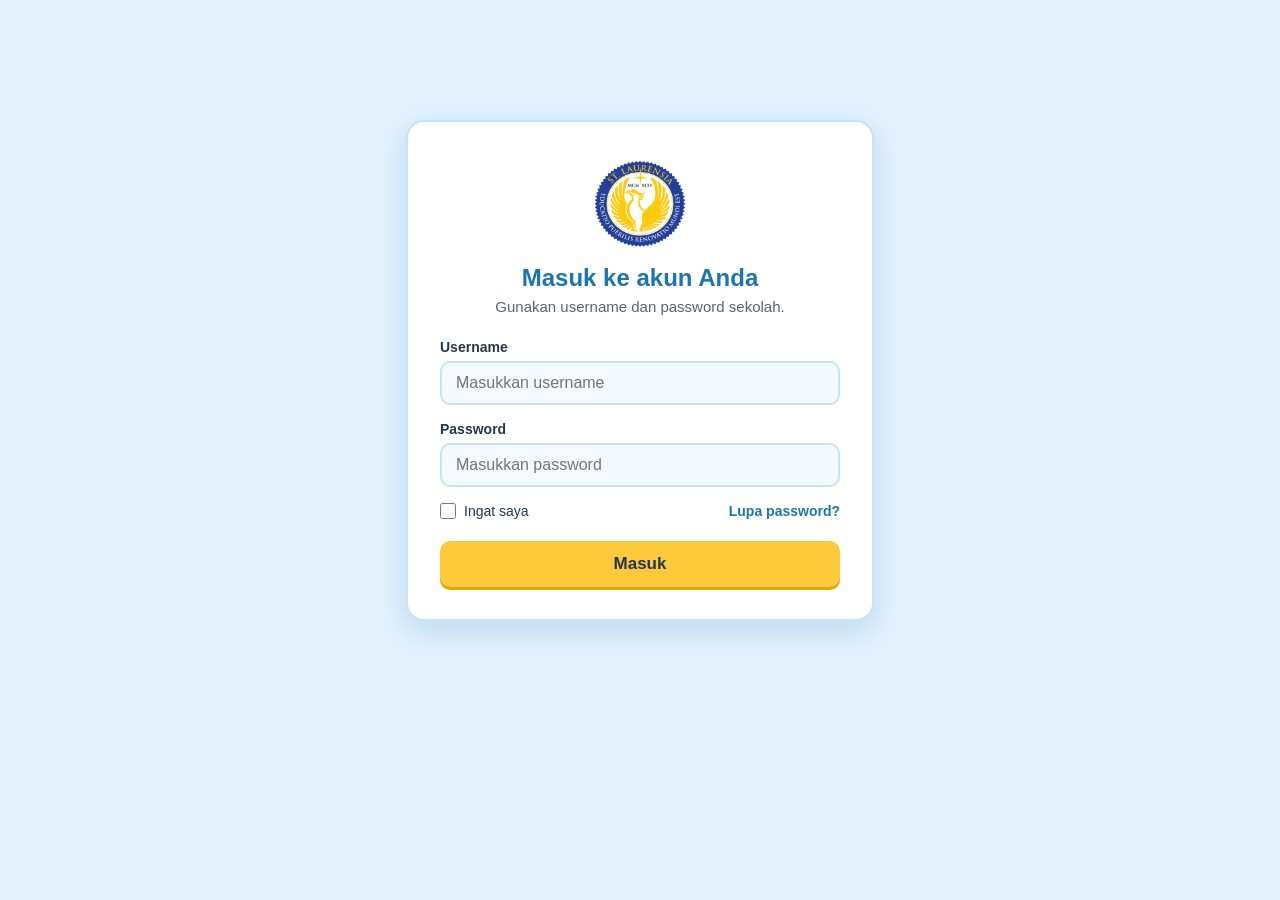
<file: index.html>
<!DOCTYPE html>
<html lang="id">
<head>
    <meta charset="UTF-8">
    <meta name="viewport" content="width=device-width, initial-scale=1.0">
    <title>Info Kelas 11 | SMA Santa Laurensia</title>
    <link rel="icon" type="image/png" href="logo.png">
    <link rel="stylesheet" href="style.css">
</head>
<body class="adel-sarah-halaman-masuk">

    <section class="adel-sarah-masuk">
        <div class="adel-sarah-portal">
            <img src="logo.png" alt="Logo SMA Santa Laurensia" class="adel-sarah-portal-logo">
            <h2>Masuk ke akun Anda</h2>
            <p class="adel-sarah-portal-sub">Gunakan username dan password sekolah.</p>
            <div class="adel-sarah-isian">
                <p class="adel-sarah-isian-judul">Username</p>
                <input type="text" class="adel-sarah-kotak-isi" id="adel-sarah-username" name="username" placeholder="Masukkan username">
            </div>
            <div class="adel-sarah-isian">
                <p class="adel-sarah-isian-judul">Password</p>
                <input type="password" class="adel-sarah-kotak-isi" id="adel-sarah-password" name="password" placeholder="Masukkan password">
            </div>
            <div class="adel-sarah-portal-baris">
                <div class="adel-sarah-ingat">
                    <input type="checkbox" class="adel-sarah-centang" id="adel-sarah-ingat" name="ingat">
                    <p>Ingat saya</p>
                </div>
                <a href="#">Lupa password?</a>
            </div>
            <a class="adel-sarah-tombol-masuk" href="beranda.html">Masuk</a>
        </div>
    </section>

</body>
</html>
</file>
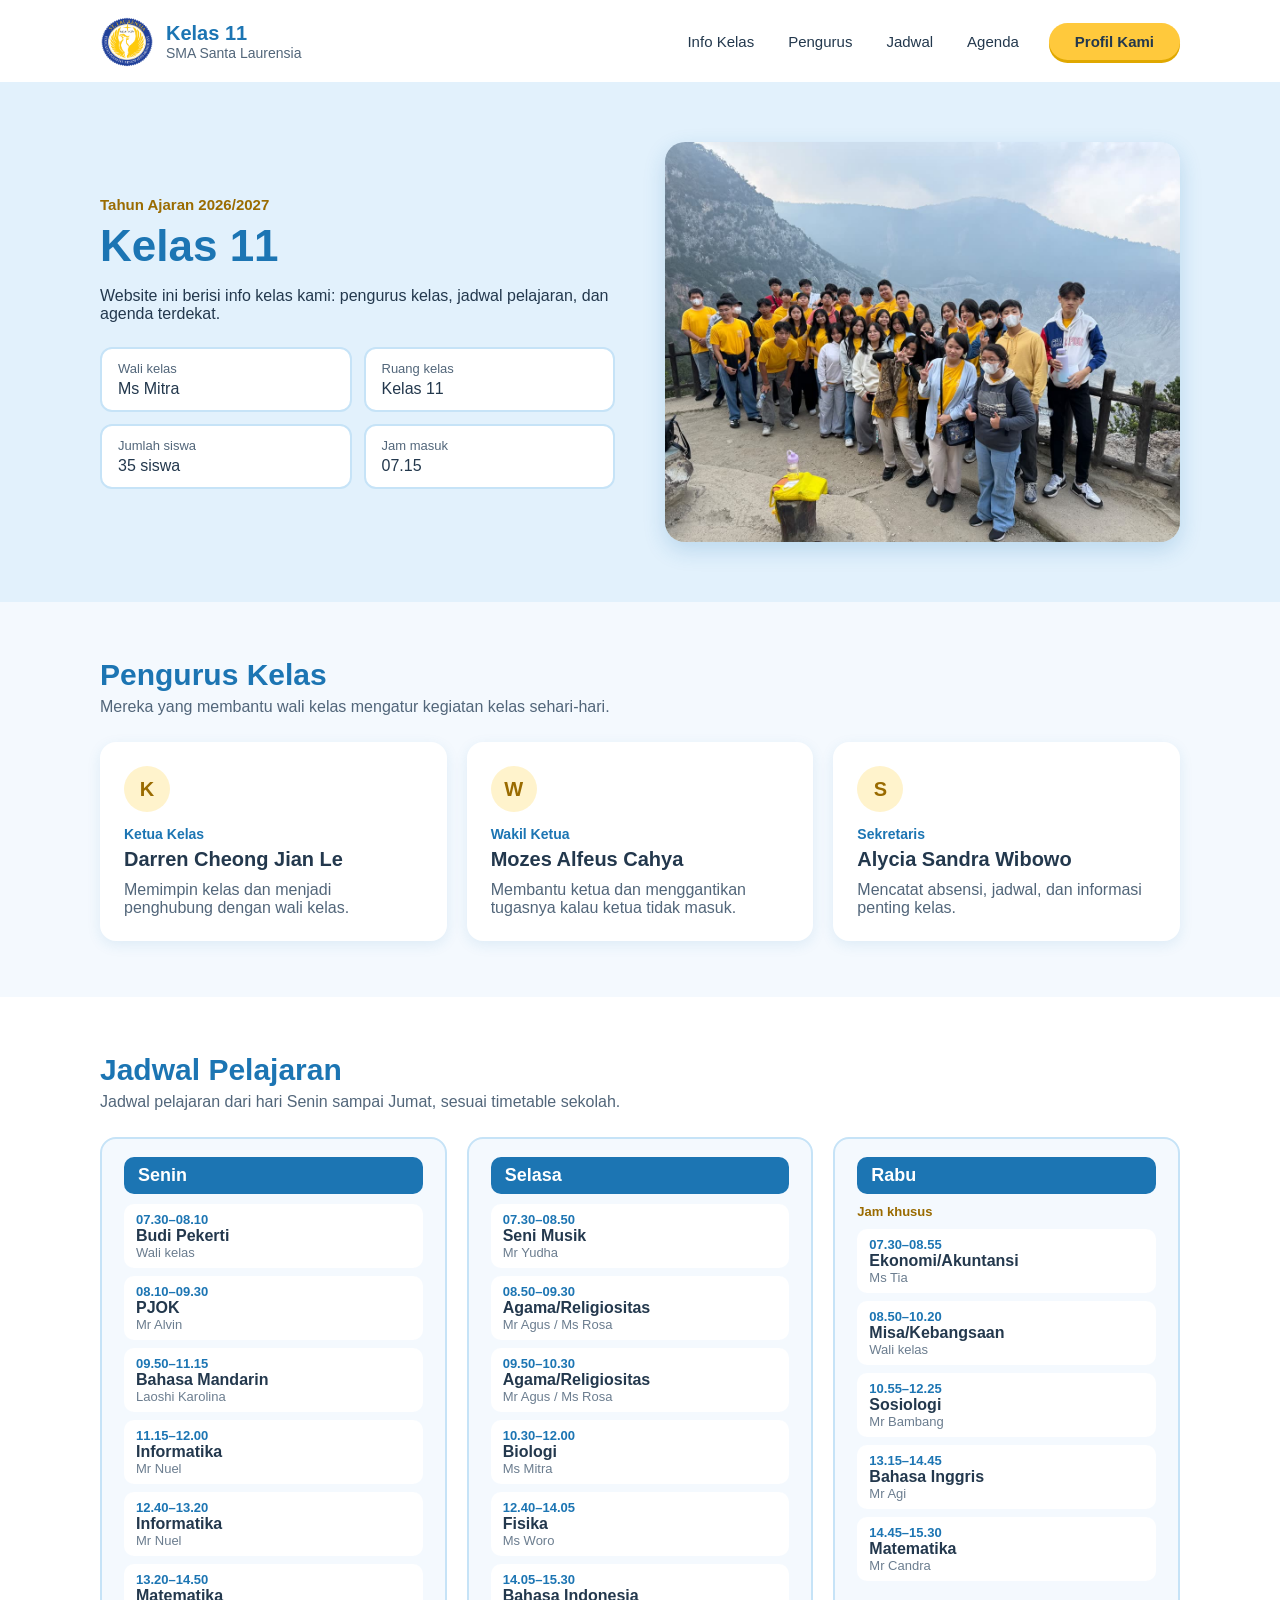
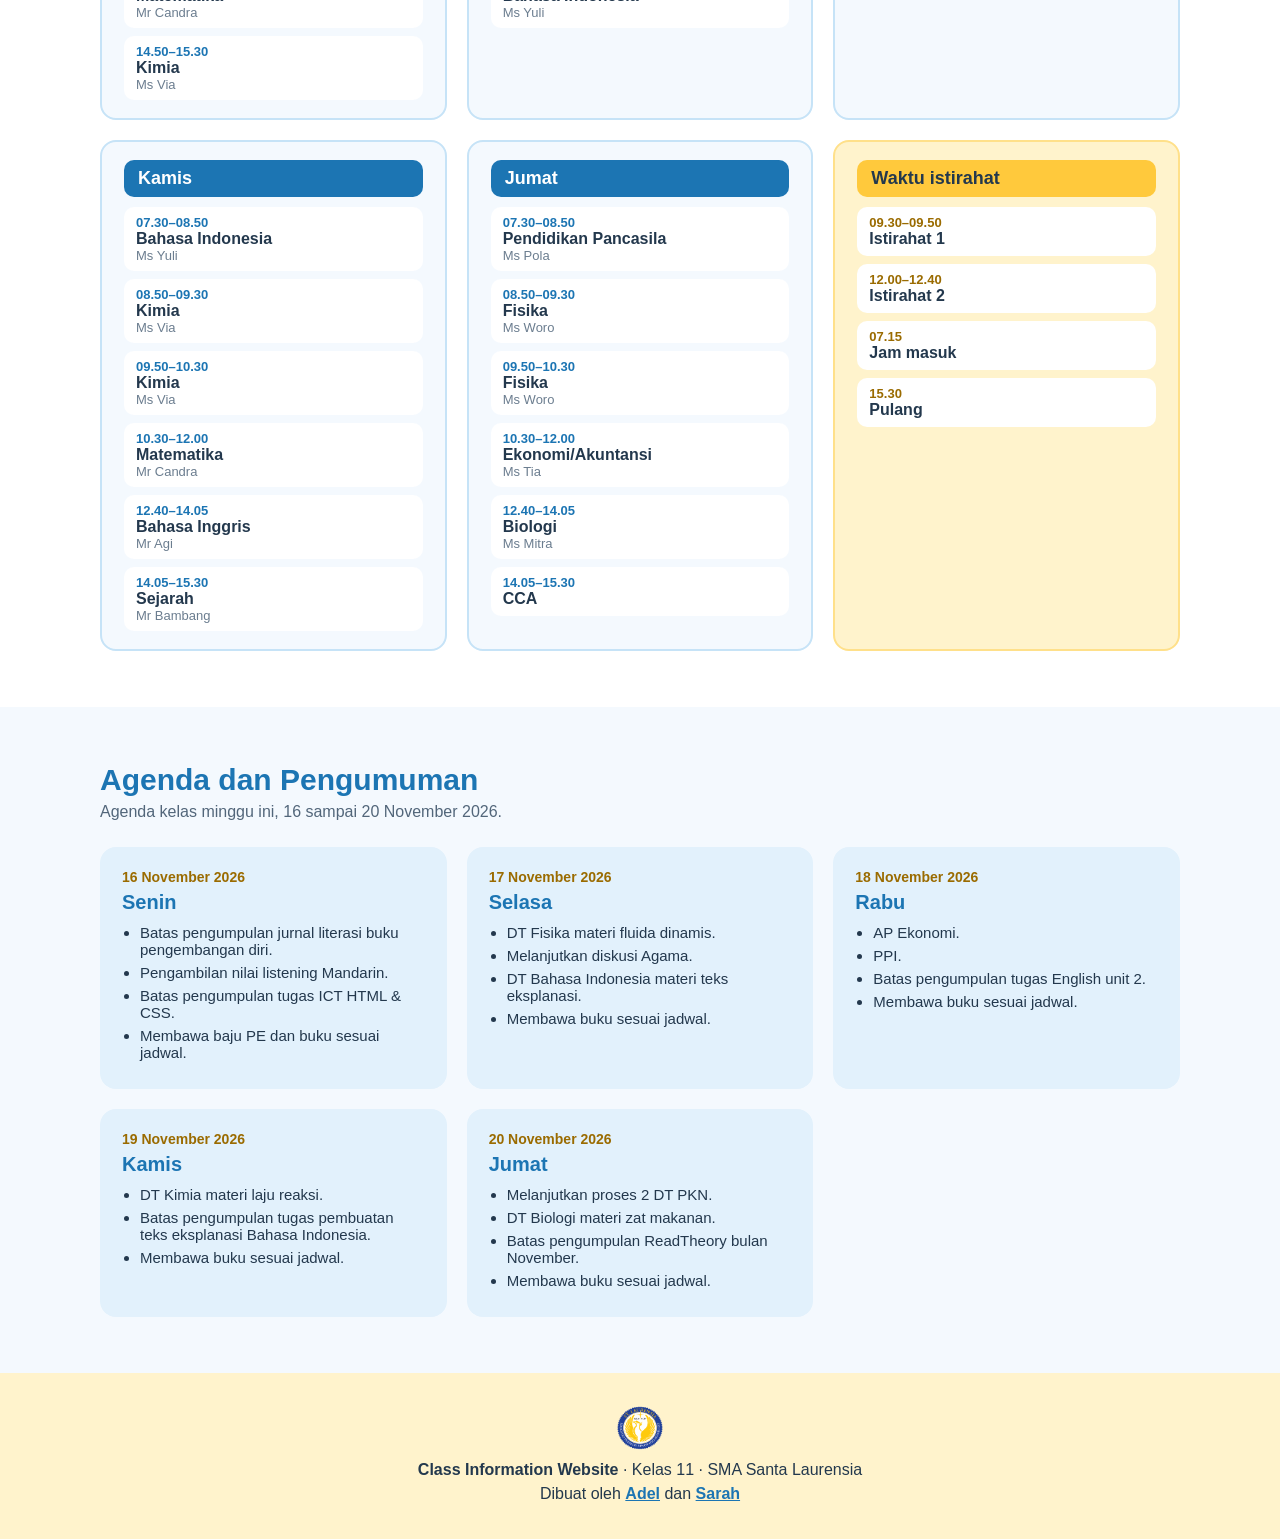
<file: beranda.html>
<!DOCTYPE html>
<html lang="id">
<head>
    <meta charset="UTF-8">
    <meta name="viewport" content="width=device-width, initial-scale=1.0">
    <title>Info Kelas 11 | SMA Santa Laurensia</title>
    <link rel="icon" type="image/png" href="logo.png">
    <link rel="stylesheet" href="style.css">
</head>
<body>

    <header class="adel-sarah-atas">
        <div class="adel-sarah-merek">
            <img src="logo.png" alt="Logo SMA Santa Laurensia" class="adel-sarah-logo">
            <div>
                <p class="adel-sarah-nama-kelas">Kelas 11</p>
                <p class="adel-sarah-sekolah">SMA Santa Laurensia</p>
            </div>
        </div>
        <nav class="adel-sarah-menu">
            <a href="#adel-sarah-info">Info Kelas</a>
            <a href="#adel-sarah-pengurus">Pengurus</a>
            <a href="#adel-sarah-jadwal">Jadwal</a>
            <a href="#adel-sarah-agenda">Agenda</a>
            <a class="adel-sarah-tombol" href="cv1.html">Profil Kami</a>
        </nav>
    </header>

    <main>
        <section class="adel-sarah-hero" id="adel-sarah-info">
            <div class="adel-sarah-hero-teks">
                <p class="adel-sarah-label">Tahun Ajaran 2026/2027</p>
                <h1>Kelas 11</h1>
                <p>Website ini berisi info kelas kami: pengurus kelas, jadwal pelajaran, dan agenda terdekat.</p>
                <div class="adel-sarah-info">
                    <div class="adel-sarah-info-kotak">
                        <p class="adel-sarah-info-judul">Wali kelas</p>
                        <p>Ms Mitra</p>
                    </div>
                    <div class="adel-sarah-info-kotak">
                        <p class="adel-sarah-info-judul">Ruang kelas</p>
                        <p>Kelas 11</p>
                    </div>
                    <div class="adel-sarah-info-kotak">
                        <p class="adel-sarah-info-judul">Jumlah siswa</p>
                        <p>35 siswa</p>
                    </div>
                    <div class="adel-sarah-info-kotak">
                        <p class="adel-sarah-info-judul">Jam masuk</p>
                        <p>07.15</p>
                    </div>
                </div>
            </div>
            <img src="foto-kelas.jpg" alt="Foto bersama kelas" class="adel-sarah-foto-kelas">
        </section>

        <section class="adel-sarah-bagian" id="adel-sarah-pengurus">
            <h2>Pengurus Kelas</h2>
            <p class="adel-sarah-pengantar">Mereka yang membantu wali kelas mengatur kegiatan kelas sehari-hari.</p>
            <div class="adel-sarah-pengurus">
                <div class="adel-sarah-kartu">
                    <p class="adel-sarah-ikon">K</p>
                    <p class="adel-sarah-jabatan">Ketua Kelas</p>
                    <h3>Darren Cheong Jian Le</h3>
                    <p>Memimpin kelas dan menjadi penghubung dengan wali kelas.</p>
                </div>
                <div class="adel-sarah-kartu">
                    <p class="adel-sarah-ikon">W</p>
                    <p class="adel-sarah-jabatan">Wakil Ketua</p>
                    <h3>Mozes Alfeus Cahya</h3>
                    <p>Membantu ketua dan menggantikan tugasnya kalau ketua tidak masuk.</p>
                </div>
                <div class="adel-sarah-kartu">
                    <p class="adel-sarah-ikon">S</p>
                    <p class="adel-sarah-jabatan">Sekretaris</p>
                    <h3>Alycia Sandra Wibowo</h3>
                    <p>Mencatat absensi, jadwal, dan informasi penting kelas.</p>
                </div>
            </div>
        </section>

        <section class="adel-sarah-bagian adel-sarah-putih" id="adel-sarah-jadwal">
            <h2>Jadwal Pelajaran</h2>
            <p class="adel-sarah-pengantar">Jadwal pelajaran dari hari Senin sampai Jumat, sesuai timetable sekolah.</p>
            <div class="adel-sarah-jadwal">
                <div class="adel-sarah-hari">
                    <h3>Senin</h3>
                    <ol>
                        <li>
                            <p class="adel-sarah-jam">07.30–08.10</p>
                            <p class="adel-sarah-mapel">Budi Pekerti</p>
                            <p class="adel-sarah-guru">Wali kelas</p>
                        </li>
                        <li>
                            <p class="adel-sarah-jam">08.10–09.30</p>
                            <p class="adel-sarah-mapel">PJOK</p>
                            <p class="adel-sarah-guru">Mr Alvin</p>
                        </li>
                        <li>
                            <p class="adel-sarah-jam">09.50–11.15</p>
                            <p class="adel-sarah-mapel">Bahasa Mandarin</p>
                            <p class="adel-sarah-guru">Laoshi Karolina</p>
                        </li>
                        <li>
                            <p class="adel-sarah-jam">11.15–12.00</p>
                            <p class="adel-sarah-mapel">Informatika</p>
                            <p class="adel-sarah-guru">Mr Nuel</p>
                        </li>
                        <li>
                            <p class="adel-sarah-jam">12.40–13.20</p>
                            <p class="adel-sarah-mapel">Informatika</p>
                            <p class="adel-sarah-guru">Mr Nuel</p>
                        </li>
                        <li>
                            <p class="adel-sarah-jam">13.20–14.50</p>
                            <p class="adel-sarah-mapel">Matematika</p>
                            <p class="adel-sarah-guru">Mr Candra</p>
                        </li>
                        <li>
                            <p class="adel-sarah-jam">14.50–15.30</p>
                            <p class="adel-sarah-mapel">Kimia</p>
                            <p class="adel-sarah-guru">Ms Via</p>
                        </li>
                    </ol>
                </div>
                <div class="adel-sarah-hari">
                    <h3>Selasa</h3>
                    <ol>
                        <li>
                            <p class="adel-sarah-jam">07.30–08.50</p>
                            <p class="adel-sarah-mapel">Seni Musik</p>
                            <p class="adel-sarah-guru">Mr Yudha</p>
                        </li>
                        <li>
                            <p class="adel-sarah-jam">08.50–09.30</p>
                            <p class="adel-sarah-mapel">Agama/Religiositas</p>
                            <p class="adel-sarah-guru">Mr Agus / Ms Rosa</p>
                        </li>
                        <li>
                            <p class="adel-sarah-jam">09.50–10.30</p>
                            <p class="adel-sarah-mapel">Agama/Religiositas</p>
                            <p class="adel-sarah-guru">Mr Agus / Ms Rosa</p>
                        </li>
                        <li>
                            <p class="adel-sarah-jam">10.30–12.00</p>
                            <p class="adel-sarah-mapel">Biologi</p>
                            <p class="adel-sarah-guru">Ms Mitra</p>
                        </li>
                        <li>
                            <p class="adel-sarah-jam">12.40–14.05</p>
                            <p class="adel-sarah-mapel">Fisika</p>
                            <p class="adel-sarah-guru">Ms Woro</p>
                        </li>
                        <li>
                            <p class="adel-sarah-jam">14.05–15.30</p>
                            <p class="adel-sarah-mapel">Bahasa Indonesia</p>
                            <p class="adel-sarah-guru">Ms Yuli</p>
                        </li>
                    </ol>
                </div>
                <div class="adel-sarah-hari">
                    <h3>Rabu</h3>
                    <p class="adel-sarah-keterangan">Jam khusus</p>
                    <ol>
                        <li>
                            <p class="adel-sarah-jam">07.30–08.55</p>
                            <p class="adel-sarah-mapel">Ekonomi/Akuntansi</p>
                            <p class="adel-sarah-guru">Ms Tia</p>
                        </li>
                        <li>
                            <p class="adel-sarah-jam">08.50–10.20</p>
                            <p class="adel-sarah-mapel">Misa/Kebangsaan</p>
                            <p class="adel-sarah-guru">Wali kelas</p>
                        </li>
                        <li>
                            <p class="adel-sarah-jam">10.55–12.25</p>
                            <p class="adel-sarah-mapel">Sosiologi</p>
                            <p class="adel-sarah-guru">Mr Bambang</p>
                        </li>
                        <li>
                            <p class="adel-sarah-jam">13.15–14.45</p>
                            <p class="adel-sarah-mapel">Bahasa Inggris</p>
                            <p class="adel-sarah-guru">Mr Agi</p>
                        </li>
                        <li>
                            <p class="adel-sarah-jam">14.45–15.30</p>
                            <p class="adel-sarah-mapel">Matematika</p>
                            <p class="adel-sarah-guru">Mr Candra</p>
                        </li>
                    </ol>
                </div>
                <div class="adel-sarah-hari">
                    <h3>Kamis</h3>
                    <ol>
                        <li>
                            <p class="adel-sarah-jam">07.30–08.50</p>
                            <p class="adel-sarah-mapel">Bahasa Indonesia</p>
                            <p class="adel-sarah-guru">Ms Yuli</p>
                        </li>
                        <li>
                            <p class="adel-sarah-jam">08.50–09.30</p>
                            <p class="adel-sarah-mapel">Kimia</p>
                            <p class="adel-sarah-guru">Ms Via</p>
                        </li>
                        <li>
                            <p class="adel-sarah-jam">09.50–10.30</p>
                            <p class="adel-sarah-mapel">Kimia</p>
                            <p class="adel-sarah-guru">Ms Via</p>
                        </li>
                        <li>
                            <p class="adel-sarah-jam">10.30–12.00</p>
                            <p class="adel-sarah-mapel">Matematika</p>
                            <p class="adel-sarah-guru">Mr Candra</p>
                        </li>
                        <li>
                            <p class="adel-sarah-jam">12.40–14.05</p>
                            <p class="adel-sarah-mapel">Bahasa Inggris</p>
                            <p class="adel-sarah-guru">Mr Agi</p>
                        </li>
                        <li>
                            <p class="adel-sarah-jam">14.05–15.30</p>
                            <p class="adel-sarah-mapel">Sejarah</p>
                            <p class="adel-sarah-guru">Mr Bambang</p>
                        </li>
                    </ol>
                </div>
                <div class="adel-sarah-hari">
                    <h3>Jumat</h3>
                    <ol>
                        <li>
                            <p class="adel-sarah-jam">07.30–08.50</p>
                            <p class="adel-sarah-mapel">Pendidikan Pancasila</p>
                            <p class="adel-sarah-guru">Ms Pola</p>
                        </li>
                        <li>
                            <p class="adel-sarah-jam">08.50–09.30</p>
                            <p class="adel-sarah-mapel">Fisika</p>
                            <p class="adel-sarah-guru">Ms Woro</p>
                        </li>
                        <li>
                            <p class="adel-sarah-jam">09.50–10.30</p>
                            <p class="adel-sarah-mapel">Fisika</p>
                            <p class="adel-sarah-guru">Ms Woro</p>
                        </li>
                        <li>
                            <p class="adel-sarah-jam">10.30–12.00</p>
                            <p class="adel-sarah-mapel">Ekonomi/Akuntansi</p>
                            <p class="adel-sarah-guru">Ms Tia</p>
                        </li>
                        <li>
                            <p class="adel-sarah-jam">12.40–14.05</p>
                            <p class="adel-sarah-mapel">Biologi</p>
                            <p class="adel-sarah-guru">Ms Mitra</p>
                        </li>
                        <li>
                            <p class="adel-sarah-jam">14.05–15.30</p>
                            <p class="adel-sarah-mapel">CCA</p>
                        </li>
                    </ol>
                </div>
                <div class="adel-sarah-hari adel-sarah-istirahat">
                    <h3>Waktu istirahat</h3>
                    <ul>
                        <li>
                            <p class="adel-sarah-jam">09.30–09.50</p>
                            <p class="adel-sarah-mapel">Istirahat 1</p>
                        </li>
                        <li>
                            <p class="adel-sarah-jam">12.00–12.40</p>
                            <p class="adel-sarah-mapel">Istirahat 2</p>
                        </li>
                        <li>
                            <p class="adel-sarah-jam">07.15</p>
                            <p class="adel-sarah-mapel">Jam masuk</p>
                        </li>
                        <li>
                            <p class="adel-sarah-jam">15.30</p>
                            <p class="adel-sarah-mapel">Pulang</p>
                        </li>
                    </ul>
                </div>
            </div>
        </section>

        <section class="adel-sarah-bagian" id="adel-sarah-agenda">
            <h2>Agenda dan Pengumuman</h2>
            <p class="adel-sarah-pengantar">Agenda kelas minggu ini, 16 sampai 20 November 2026.</p>
            <div class="adel-sarah-agenda">
                <div class="adel-sarah-agenda-kartu">
                    <p class="adel-sarah-tanggal">16 November 2026</p>
                    <h3>Senin</h3>
                    <ul class="adel-sarah-agenda-daftar">
                        <li>Batas pengumpulan jurnal literasi buku pengembangan diri.</li>
                        <li>Pengambilan nilai listening Mandarin.</li>
                        <li>Batas pengumpulan tugas ICT HTML &amp; CSS.</li>
                        <li>Membawa baju PE dan buku sesuai jadwal.</li>
                    </ul>
                </div>
                <div class="adel-sarah-agenda-kartu">
                    <p class="adel-sarah-tanggal">17 November 2026</p>
                    <h3>Selasa</h3>
                    <ul class="adel-sarah-agenda-daftar">
                        <li>DT Fisika materi fluida dinamis.</li>
                        <li>Melanjutkan diskusi Agama.</li>
                        <li>DT Bahasa Indonesia materi teks eksplanasi.</li>
                        <li>Membawa buku sesuai jadwal.</li>
                    </ul>
                </div>
                <div class="adel-sarah-agenda-kartu">
                    <p class="adel-sarah-tanggal">18 November 2026</p>
                    <h3>Rabu</h3>
                    <ul class="adel-sarah-agenda-daftar">
                        <li>AP Ekonomi.</li>
                        <li>PPI.</li>
                        <li>Batas pengumpulan tugas English unit 2.</li>
                        <li>Membawa buku sesuai jadwal.</li>
                    </ul>
                </div>
                <div class="adel-sarah-agenda-kartu">
                    <p class="adel-sarah-tanggal">19 November 2026</p>
                    <h3>Kamis</h3>
                    <ul class="adel-sarah-agenda-daftar">
                        <li>DT Kimia materi laju reaksi.</li>
                        <li>Batas pengumpulan tugas pembuatan teks eksplanasi Bahasa Indonesia.</li>
                        <li>Membawa buku sesuai jadwal.</li>
                    </ul>
                </div>
                <div class="adel-sarah-agenda-kartu">
                    <p class="adel-sarah-tanggal">20 November 2026</p>
                    <h3>Jumat</h3>
                    <ul class="adel-sarah-agenda-daftar">
                        <li>Melanjutkan proses 2 DT PKN.</li>
                        <li>DT Biologi materi zat makanan.</li>
                        <li>Batas pengumpulan ReadTheory bulan November.</li>
                        <li>Membawa buku sesuai jadwal.</li>
                    </ul>
                </div>
            </div>
        </section>
    </main>

    <footer class="adel-sarah-bawah">
        <img src="logo.png" alt="Logo SMA Santa Laurensia" class="adel-sarah-logo-kecil">
        <p><strong>Class Information Website</strong> · Kelas 11 · SMA Santa Laurensia</p>
        <p>Dibuat oleh <a href="cv1.html">Adel</a> dan <a href="cv2.html">Sarah</a></p>
    </footer>

</body>
</html>
</file>
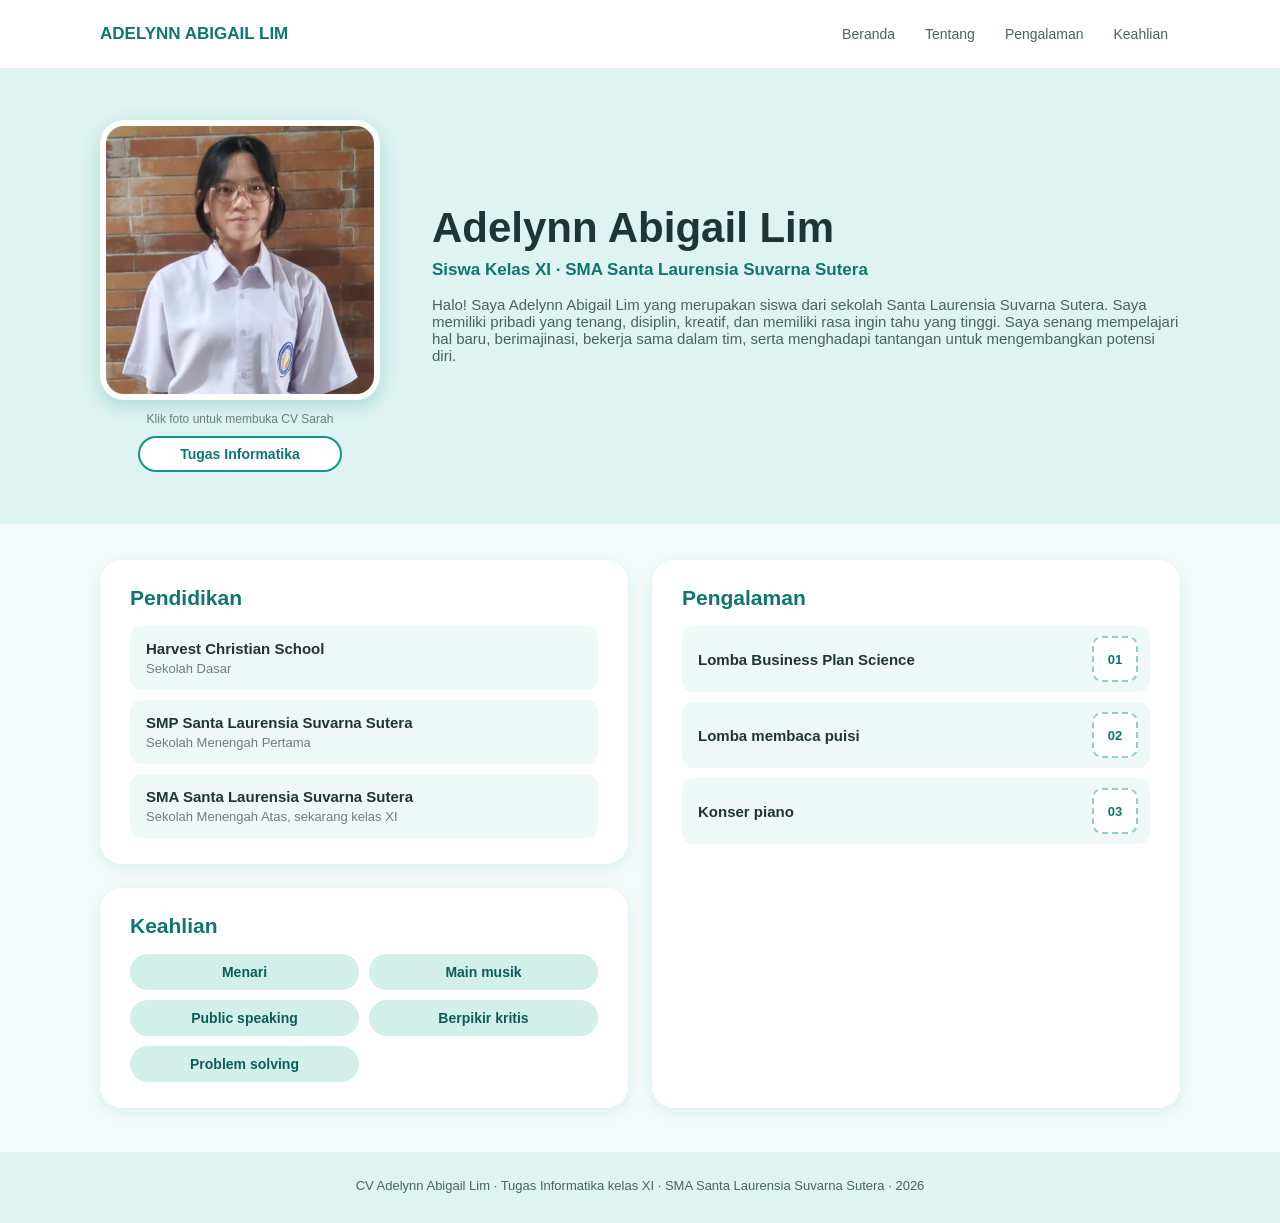
<file: cv1.html>
<!DOCTYPE html>
<html lang="id">
<head>
    <meta charset="UTF-8">
    <meta name="viewport" content="width=device-width, initial-scale=1.0">
    <title>CV Adelynn Abigail Lim | Tugas Informatika</title>
    <link rel="icon" type="image/png" href="logo.png">
    <link rel="stylesheet" href="cv1.css">
</head>
<body>

    <header class="adel-bar" id="adel-beranda">
        <div class="adel-bar-isi">
            <p class="adel-merek">ADELYNN ABIGAIL LIM</p>
            <nav>
                <ul class="adel-menu">
                    <li><a href="#adel-beranda">Beranda</a></li>
                    <li><a href="#adel-tentang">Tentang</a></li>
                    <li><a href="#adel-pengalaman">Pengalaman</a></li>
                    <li><a href="#adel-keahlian">Keahlian</a></li>
                </ul>
            </nav>
        </div>
    </header>

    <section class="adel-hero" id="adel-tentang">
        <div class="adel-hero-isi">
            <div class="adel-foto-kolom">
                <a href="cv2.html"><img src="foto-adel.jpg" alt="Foto Adelynn Abigail Lim" class="adel-foto"></a>
                <p class="adel-petunjuk">Klik foto untuk membuka CV Sarah</p>
                <a class="adel-tugas" href="index.html">Tugas Informatika</a>
            </div>
            <div class="adel-hero-teks">
                <h1>Adelynn Abigail Lim</h1>
                <p class="adel-judul">Siswa Kelas XI · SMA Santa Laurensia Suvarna Sutera</p>
                <p class="adel-tagline">Halo! Saya Adelynn Abigail Lim yang merupakan siswa dari sekolah Santa Laurensia Suvarna Sutera. Saya memiliki pribadi yang tenang, disiplin, kreatif, dan memiliki rasa ingin tahu yang tinggi. Saya senang mempelajari hal baru, berimajinasi, bekerja sama dalam tim, serta menghadapi tantangan untuk mengembangkan potensi diri.</p>
            </div>
        </div>
    </section>

    <main class="adel-isi">
        <div class="adel-dua">
            <div class="adel-kolom">
                <section class="adel-kartu">
                    <h2>Pendidikan</h2>
                    <ul class="adel-daftar">
                        <li class="adel-sekolah">
                            <h3>Harvest Christian School</h3>
                            <p>Sekolah Dasar</p>
                        </li>
                        <li class="adel-sekolah">
                            <h3>SMP Santa Laurensia Suvarna Sutera</h3>
                            <p>Sekolah Menengah Pertama</p>
                        </li>
                        <li class="adel-sekolah">
                            <h3>SMA Santa Laurensia Suvarna Sutera</h3>
                            <p>Sekolah Menengah Atas, sekarang kelas XI</p>
                        </li>
                    </ul>
                </section>

                <section class="adel-kartu" id="adel-keahlian">
                    <h2>Keahlian</h2>
                    <ul class="adel-chip">
                        <li>Menari</li>
                        <li>Main musik</li>
                        <li>Public speaking</li>
                        <li>Berpikir kritis</li>
                        <li>Problem solving</li>
                    </ul>
                </section>
            </div>

            <section class="adel-kartu" id="adel-pengalaman">
                <h2>Pengalaman</h2>
                <ul class="adel-daftar">
                    <li class="adel-kerja">
                        <h3>Lomba Business Plan Science</h3>
                        <p class="adel-logo">01</p>
                    </li>
                    <li class="adel-kerja">
                        <h3>Lomba membaca puisi</h3>
                        <p class="adel-logo">02</p>
                    </li>
                    <li class="adel-kerja">
                        <h3>Konser piano</h3>
                        <p class="adel-logo">03</p>
                    </li>
                </ul>
            </section>
        </div>

    </main>

    <footer class="adel-bawah">
        <p>CV Adelynn Abigail Lim · Tugas Informatika kelas XI · SMA Santa Laurensia Suvarna Sutera · 2026</p>
    </footer>

</body>
</html>
</file>
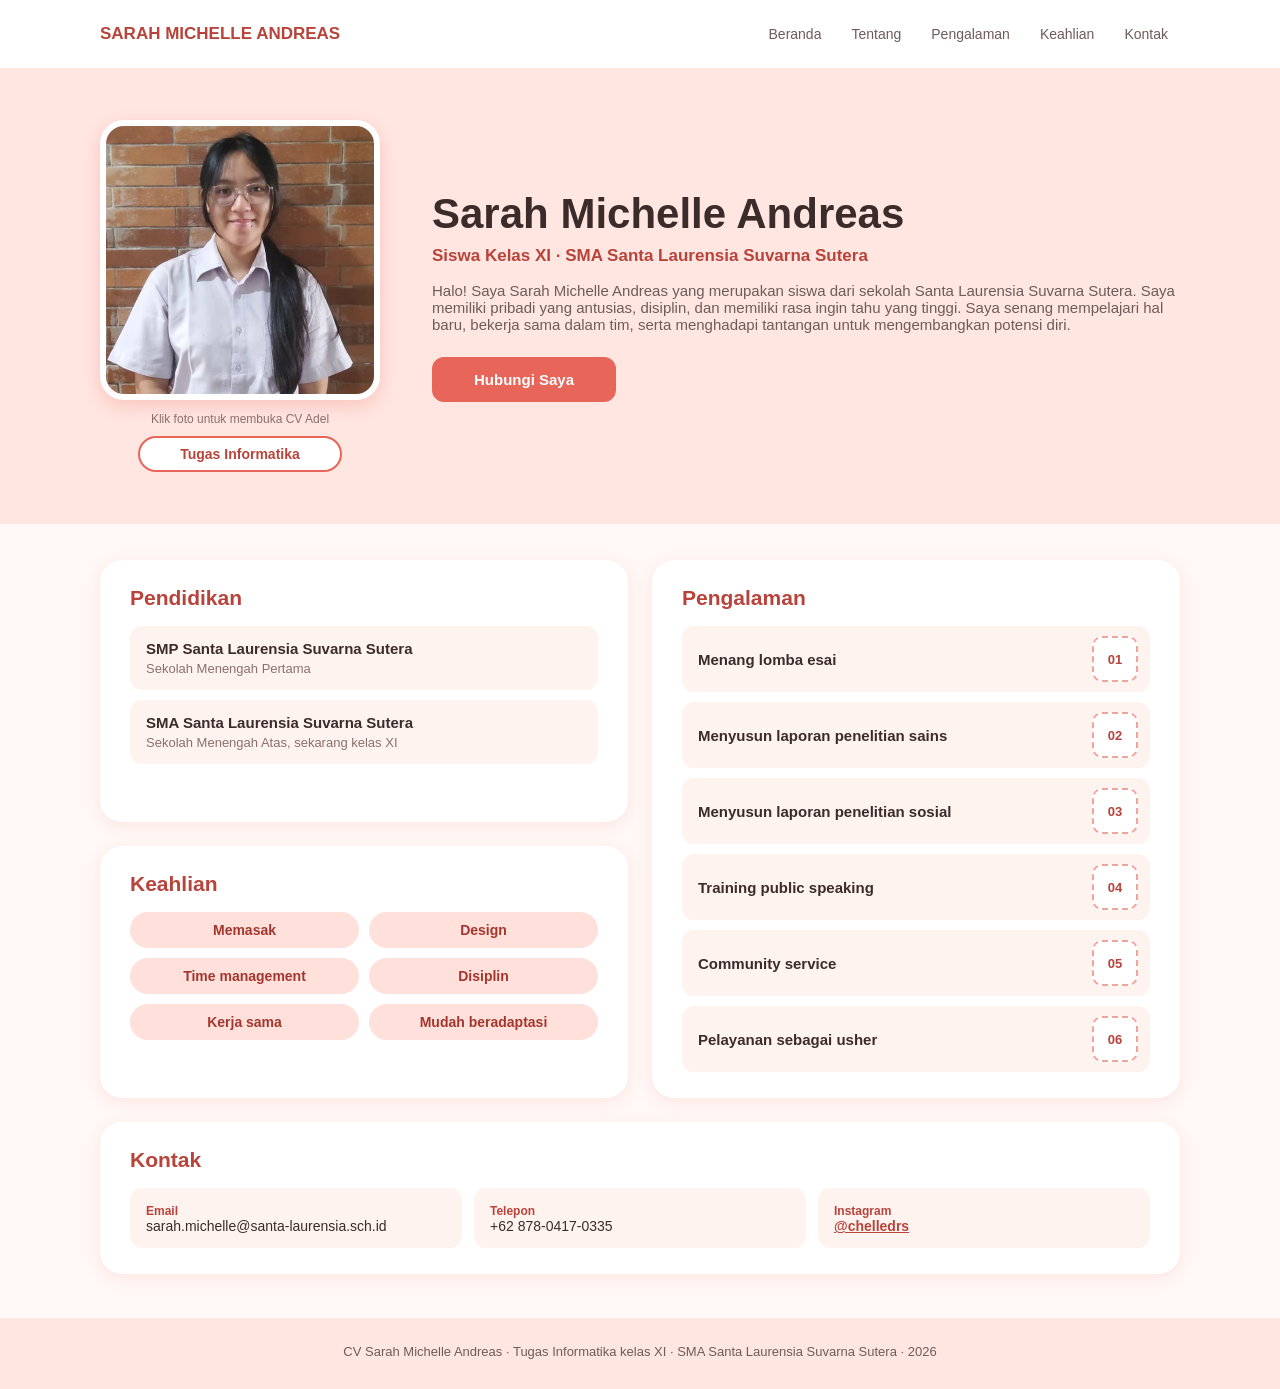
<file: cv2.html>
<!DOCTYPE html>
<html lang="id">
<head>
    <meta charset="UTF-8">
    <meta name="viewport" content="width=device-width, initial-scale=1.0">
    <title>CV Sarah | Tugas Informatika</title>
    <link rel="icon" type="image/png" href="logo.png">
    <link rel="stylesheet" href="cv2.css">
</head>
<body>

    <header class="sarah-bar" id="sarah-beranda">
        <div class="sarah-bar-isi">
            <p class="sarah-merek">SARAH MICHELLE ANDREAS</p>
            <nav>
                <ul class="sarah-menu">
                    <li><a href="#sarah-beranda">Beranda</a></li>
                    <li><a href="#sarah-tentang">Tentang</a></li>
                    <li><a href="#sarah-pengalaman">Pengalaman</a></li>
                    <li><a href="#sarah-keahlian">Keahlian</a></li>
                    <li><a href="#sarah-kontak">Kontak</a></li>
                </ul>
            </nav>
        </div>
    </header>

    <section class="sarah-hero" id="sarah-tentang">
        <div class="sarah-hero-isi">
            <div class="sarah-foto-kolom">
                <a href="cv1.html"><img src="foto-sarah.jpg" alt="Foto Sarah" class="sarah-foto"></a>
                <p class="sarah-petunjuk">Klik foto untuk membuka CV Adel</p>
                <a class="sarah-tugas" href="index.html">Tugas Informatika</a>
            </div>
            <div class="sarah-hero-teks">
                <h1>Sarah Michelle Andreas</h1>
                <p class="sarah-judul">Siswa Kelas XI · SMA Santa Laurensia Suvarna Sutera</p>
                <p class="sarah-tagline">Halo! Saya Sarah Michelle Andreas yang merupakan siswa dari sekolah Santa Laurensia Suvarna Sutera. Saya memiliki pribadi yang antusias, disiplin, dan memiliki rasa ingin tahu yang tinggi. Saya senang mempelajari hal baru, bekerja sama dalam tim, serta menghadapi tantangan untuk mengembangkan potensi diri.</p>
                <a class="sarah-cta" href="#sarah-kontak">Hubungi Saya</a>
            </div>
        </div>
    </section>

    <main class="sarah-isi">
        <div class="sarah-dua">
            <div class="sarah-kolom">
                <section class="sarah-kartu">
                    <h2>Pendidikan</h2>
                    <ul class="sarah-daftar">
                        <li class="sarah-sekolah">
                            <h3>SMP Santa Laurensia Suvarna Sutera</h3>
                            <p>Sekolah Menengah Pertama</p>
                        </li>
                        <li class="sarah-sekolah">
                            <h3>SMA Santa Laurensia Suvarna Sutera</h3>
                            <p>Sekolah Menengah Atas, sekarang kelas XI</p>
                        </li>
                    </ul>
                </section>

                <section class="sarah-kartu" id="sarah-keahlian">
                    <h2>Keahlian</h2>
                    <ul class="sarah-chip">
                        <li>Memasak</li>
                        <li>Design</li>
                        <li>Time management</li>
                        <li>Disiplin</li>
                        <li>Kerja sama</li>
                        <li>Mudah beradaptasi</li>
                    </ul>
                </section>
            </div>

            <section class="sarah-kartu" id="sarah-pengalaman">
                <h2>Pengalaman</h2>
                <ul class="sarah-daftar">
                    <li class="sarah-kerja">
                        <h3>Menang lomba esai</h3>
                        <p class="sarah-logo">01</p>
                    </li>
                    <li class="sarah-kerja">
                        <h3>Menyusun laporan penelitian sains</h3>
                        <p class="sarah-logo">02</p>
                    </li>
                    <li class="sarah-kerja">
                        <h3>Menyusun laporan penelitian sosial</h3>
                        <p class="sarah-logo">03</p>
                    </li>
                    <li class="sarah-kerja">
                        <h3>Training public speaking</h3>
                        <p class="sarah-logo">04</p>
                    </li>
                    <li class="sarah-kerja">
                        <h3>Community service</h3>
                        <p class="sarah-logo">05</p>
                    </li>
                    <li class="sarah-kerja">
                        <h3>Pelayanan sebagai usher</h3>
                        <p class="sarah-logo">06</p>
                    </li>
                </ul>
            </section>
        </div>

        <section class="sarah-kartu" id="sarah-kontak">
            <h2>Kontak</h2>
            <ul class="sarah-kontak">
                <li><strong>Email</strong><br>sarah.michelle@santa-laurensia.sch.id</li>
                <li><strong>Telepon</strong><br>+62 878-0417-0335</li>
                <li><strong>Instagram</strong><br><a href="https://www.instagram.com/chelledrs/">@chelledrs</a></li>
            </ul>
        </section>
    </main>

    <footer class="sarah-bawah">
        <p>CV Sarah Michelle Andreas · Tugas Informatika kelas XI · SMA Santa Laurensia Suvarna Sutera · 2026</p>
    </footer>

</body>
</html>
</file>
<file: style.css>
body {
    margin: 0;
    background-color: #f4f9fe;
    color: #23384d;
    font-family: "Trebuchet MS", Arial, sans-serif;
    font-size: 16px;
}

.adel-sarah-atas {
    display: flex;
    justify-content: space-between;
    align-items: center;
    padding: 14px 100px;
    background-color: #ffffff;
    box-shadow: 0 2px 10px rgba(28, 117, 179, 0.12);
}

.adel-sarah-merek {
    display: flex;
    align-items: center;
    gap: 12px;
}

.adel-sarah-logo {
    width: 54px;
    height: 54px;
}

.adel-sarah-nama-kelas {
    margin: 0;
    font-size: 20px;
    font-weight: bold;
    color: #1c75b3;
}

.adel-sarah-sekolah {
    margin: 0;
    font-size: 14px;
    color: #52667a;
}

.adel-sarah-menu {
    display: flex;
    align-items: center;
    gap: 6px;
}

.adel-sarah-menu a {
    color: #23384d;
    text-decoration: none;
    font-size: 15px;
    padding: 8px 14px;
    border-radius: 20px;
}

.adel-sarah-menu a:hover {
    background-color: #e2f1fc;
    color: #1c75b3;
}

.adel-sarah-menu .adel-sarah-tombol {
    margin: 0 0 0 10px;
    padding: 10px 26px;
    background-color: #ffc93c;
    color: #23384d;
    font-weight: bold;
    box-shadow: 0 3px 0 #e0a800;
}

.adel-sarah-menu .adel-sarah-tombol:hover {
    background-color: #ffd866;
    color: #23384d;
}

.adel-sarah-hero {
    display: grid;
    grid-template-columns: 1fr 1fr;
    align-items: center;
    gap: 50px;
    padding: 60px 100px;
    background-color: #e2f1fc;
}

.adel-sarah-label {
    margin: 0;
    font-size: 15px;
    font-weight: bold;
    color: #9a6b00;
}

.adel-sarah-hero h1 {
    margin: 8px 0 10px 0;
    font-size: 44px;
    color: #1c75b3;
}

.adel-sarah-info {
    display: grid;
    grid-template-columns: 1fr 1fr;
    gap: 12px;
    margin: 24px 0 0 0;
}

.adel-sarah-info-kotak {
    padding: 12px 16px;
    background-color: #ffffff;
    border: 2px solid #c6e3f7;
    border-radius: 12px;
}

.adel-sarah-info-kotak p {
    margin: 0;
}

.adel-sarah-info-kotak .adel-sarah-info-judul {
    margin: 0 0 4px 0;
    font-size: 13px;
    color: #52667a;
}

.adel-sarah-foto-kelas {
    width: 100%;
    height: 400px;
    object-fit: cover;
    border-radius: 20px;
    box-shadow: 0 8px 22px rgba(28, 117, 179, 0.2);
}

.adel-sarah-bagian {
    padding: 56px 100px;
}

.adel-sarah-putih {
    background-color: #ffffff;
}

.adel-sarah-bagian h2 {
    margin: 0 0 6px 0;
    font-size: 30px;
    color: #1c75b3;
}

.adel-sarah-pengantar {
    margin: 0 0 26px 0;
    color: #52667a;
}

.adel-sarah-pengurus {
    display: grid;
    grid-template-columns: 1fr 1fr 1fr;
    gap: 20px;
}

.adel-sarah-kartu {
    padding: 22px;
    background-color: #ffffff;
    border: 2px solid #ffffff;
    border-radius: 16px;
    box-shadow: 0 4px 14px rgba(28, 117, 179, 0.1);
}

.adel-sarah-kartu:hover {
    border: 2px solid #ffc93c;
}

.adel-sarah-kartu p {
    margin: 0;
    color: #52667a;
}

.adel-sarah-kartu .adel-sarah-ikon {
    display: flex;
    justify-content: center;
    align-items: center;
    width: 46px;
    height: 46px;
    margin: 0 0 14px 0;
    background-color: #fff3cc;
    border-radius: 50%;
    font-size: 20px;
    font-weight: bold;
    color: #9a6b00;
}

.adel-sarah-kartu .adel-sarah-jabatan {
    font-size: 14px;
    font-weight: bold;
    color: #1c75b3;
}

.adel-sarah-kartu h3 {
    margin: 6px 0 10px 0;
    font-size: 20px;
}

.adel-sarah-jadwal {
    display: grid;
    grid-template-columns: 1fr 1fr 1fr;
    gap: 20px;
}

.adel-sarah-hari {
    padding: 18px 22px;
    background-color: #f4f9fe;
    border: 2px solid #c6e3f7;
    border-radius: 16px;
}

.adel-sarah-hari h3 {
    margin: 0 0 10px 0;
    padding: 8px 14px;
    background-color: #1c75b3;
    color: #ffffff;
    border-radius: 10px;
    font-size: 18px;
}

.adel-sarah-keterangan {
    margin: 0 0 10px 0;
    font-size: 13px;
    font-weight: bold;
    color: #9a6b00;
}

.adel-sarah-hari ol, .adel-sarah-hari ul {
    display: grid;
    gap: 8px;
    margin: 0;
    padding: 0;
    list-style-type: none;
}

.adel-sarah-hari li {
    padding: 8px 12px;
    background-color: #ffffff;
    border-radius: 10px;
}

.adel-sarah-hari li p {
    margin: 0;
}

.adel-sarah-hari .adel-sarah-jam {
    font-size: 13px;
    font-weight: bold;
    color: #1c75b3;
}

.adel-sarah-hari .adel-sarah-mapel {
    font-weight: bold;
}

.adel-sarah-hari .adel-sarah-guru {
    font-size: 13px;
    color: #6b7d8f;
}

.adel-sarah-istirahat {
    background-color: #fff3cc;
    border: 2px solid #ffe08a;
}

.adel-sarah-istirahat h3 {
    background-color: #ffc93c;
    color: #23384d;
}

.adel-sarah-istirahat .adel-sarah-jam {
    color: #9a6b00;
}

.adel-sarah-agenda {
    display: grid;
    grid-template-columns: 1fr 1fr 1fr;
    gap: 20px;
}

.adel-sarah-agenda-kartu {
    padding: 22px;
    background-color: #e2f1fc;
    border-radius: 16px;
}

.adel-sarah-agenda-daftar {
    margin: 10px 0 0 0;
    padding: 0 0 0 18px;
}

.adel-sarah-agenda-daftar li {
    margin: 0 0 6px 0;
    font-size: 15px;
}

.adel-sarah-agenda-kartu p {
    margin: 0;
}

.adel-sarah-agenda-kartu .adel-sarah-tanggal {
    margin: 0 0 6px 0;
    font-size: 14px;
    font-weight: bold;
    color: #9a6b00;
}

.adel-sarah-agenda-kartu h3 {
    margin: 0 0 8px 0;
    font-size: 20px;
    color: #1c75b3;
}

.adel-sarah-halaman-masuk {
    background-color: #e2f1fc;
}

.adel-sarah-masuk {
    padding: 120px 20px;
}

.adel-sarah-portal {
    width: 400px;
    margin: 0 auto;
    padding: 32px;
    background-color: #ffffff;
    border: 2px solid #c6e3f7;
    border-radius: 18px;
    box-shadow: 0 10px 28px rgba(28, 117, 179, 0.18);
}

.adel-sarah-portal-logo {
    display: block;
    width: 96px;
    height: 96px;
    margin: 0 auto 14px auto;
}

.adel-sarah-portal h2 {
    margin: 0 0 6px 0;
    font-size: 24px;
    color: #1c75b3;
    text-align: center;
}

.adel-sarah-portal-sub {
    margin: 0 0 24px 0;
    font-size: 15px;
    color: #52667a;
    text-align: center;
}

.adel-sarah-isian {
    display: grid;
    gap: 6px;
    margin: 0 0 16px 0;
}

.adel-sarah-isian-judul {
    margin: 0;
    font-size: 14px;
    font-weight: bold;
}

.adel-sarah-kotak-isi {
    padding: 11px 14px;
    background-color: #f4f9fe;
    border: 2px solid #c6e3f7;
    border-radius: 10px;
    color: #23384d;
    font-family: "Trebuchet MS", Arial, sans-serif;
    font-size: 16px;
}

.adel-sarah-kotak-isi:hover {
    border: 2px solid #ffc93c;
}

.adel-sarah-portal-baris {
    display: flex;
    justify-content: space-between;
    align-items: center;
    margin: 4px 0 22px 0;
    font-size: 14px;
}

.adel-sarah-ingat {
    display: flex;
    align-items: center;
    gap: 8px;
}

.adel-sarah-ingat p {
    margin: 0;
}

.adel-sarah-centang {
    width: 16px;
    height: 16px;
    margin: 0;
}

.adel-sarah-portal-baris a {
    color: #1c75b3;
    font-weight: bold;
    text-decoration: none;
}

.adel-sarah-portal-baris a:hover {
    text-decoration: underline;
}

.adel-sarah-tombol-masuk {
    display: block;
    padding: 13px;
    background-color: #ffc93c;
    border-radius: 10px;
    box-shadow: 0 3px 0 #e0a800;
    color: #23384d;
    font-size: 17px;
    font-weight: bold;
    text-align: center;
    text-decoration: none;
}

.adel-sarah-tombol-masuk:hover {
    background-color: #ffd866;
}

.adel-sarah-bawah {
    padding: 30px 20px;
    background-color: #fff3cc;
    text-align: center;
}

.adel-sarah-logo-kecil {
    width: 48px;
    height: 48px;
}

.adel-sarah-bawah p {
    margin: 6px 0;
}

.adel-sarah-bawah a {
    color: #1c75b3;
    font-weight: bold;
}

.adel-sarah-bawah a:hover {
    color: #9a6b00;
}

@media (max-width: 1100px) {
    .adel-sarah-atas {
        display: block;
        padding: 14px 30px;
    }

    .adel-sarah-menu {
        margin: 12px 0 0 0;
    }

    .adel-sarah-hero {
        padding: 44px 30px;
    }

    .adel-sarah-bagian {
        padding: 44px 30px;
    }

    .adel-sarah-pengurus {
        grid-template-columns: 1fr;
    }

    .adel-sarah-jadwal {
        grid-template-columns: 1fr 1fr;
    }
}

@media (max-width: 700px) {
    .adel-sarah-atas {
        padding: 12px 16px;
    }

    .adel-sarah-menu {
        display: grid;
        grid-template-columns: 1fr 1fr 1fr;
        gap: 6px;
    }

    .adel-sarah-menu a {
        padding: 8px 4px;
        background-color: #f4f9fe;
        text-align: center;
        font-size: 14px;
    }

    .adel-sarah-menu .adel-sarah-tombol {
        margin: 0;
        padding: 8px 4px;
    }

    .adel-sarah-hero {
        grid-template-columns: 1fr;
        gap: 26px;
        padding: 30px 16px;
    }

    .adel-sarah-hero h1 {
        font-size: 32px;
    }

    .adel-sarah-foto-kelas {
        height: 230px;
    }

    .adel-sarah-bagian {
        padding: 36px 16px;
    }

    .adel-sarah-bagian h2 {
        font-size: 24px;
    }

    .adel-sarah-kartu {
        padding: 16px;
    }

    .adel-sarah-kartu h3 {
        font-size: 17px;
    }

    .adel-sarah-kartu p {
        font-size: 14px;
    }

    .adel-sarah-jadwal {
        grid-template-columns: 1fr;
        gap: 14px;
    }

    .adel-sarah-hari {
        padding: 12px;
    }

    .adel-sarah-hari h3 {
        font-size: 16px;
    }

    .adel-sarah-hari li {
        font-size: 15px;
    }

    .adel-sarah-agenda {
        grid-template-columns: 1fr;
        gap: 14px;
    }

    .adel-sarah-masuk {
        padding: 60px 16px;
    }

    .adel-sarah-portal {
        width: auto;
        padding: 24px 18px;
    }

    .adel-sarah-portal-logo {
        width: 80px;
        height: 80px;
    }

    .adel-sarah-portal h2 {
        font-size: 22px;
    }
}
</file>
<file: cv1.css>
body {
    margin: 0;
    background-color: #f3fbfa;
    color: #1f3533;
    font-family: Verdana, Tahoma, sans-serif;
    font-size: 15px;
}

.adel-bar {
    background-color: #ffffff;
    box-shadow: 0 2px 10px rgba(20, 149, 138, 0.15);
}

.adel-bar-isi {
    display: flex;
    justify-content: space-between;
    align-items: center;
    width: 1080px;
    margin: 0 auto;
    padding: 18px 0;
}

.adel-merek {
    margin: 0;
    font-size: 17px;
    font-weight: bold;
    color: #0f766e;
}

.adel-menu {
    display: flex;
    gap: 6px;
    margin: 0;
    padding: 0;
    list-style-type: none;
}

.adel-menu a {
    display: block;
    padding: 8px 12px;
    color: #4b625f;
    border-radius: 10px;
    font-size: 14px;
    text-decoration: none;
}

.adel-menu a:hover {
    background-color: #dff3f0;
    color: #0f766e;
}

.adel-hero {
    padding: 52px 0;
    background-color: #dff3f0;
}

.adel-hero-isi {
    display: grid;
    grid-template-columns: 280px 1fr;
    gap: 52px;
    align-items: center;
    width: 1080px;
    margin: 0 auto;
}

.adel-foto-kolom {
    text-align: center;
}

.adel-foto {
    display: block;
    width: 268px;
    height: 268px;
    margin: 0 auto;
    object-fit: cover;
    border: 6px solid #ffffff;
    border-radius: 24px;
    box-shadow: 0 6px 18px rgba(20, 149, 138, 0.25);
}

.adel-petunjuk {
    margin: 12px 0 10px 0;
    font-size: 12px;
    color: #6b7f7c;
}

.adel-tugas {
    display: block;
    width: 180px;
    margin: 0 auto;
    padding: 8px 10px;
    background-color: #ffffff;
    color: #0f766e;
    border: 2px solid #14958a;
    border-radius: 20px;
    font-size: 14px;
    font-weight: bold;
    text-decoration: none;
}

.adel-tugas:hover {
    background-color: #14958a;
    color: #ffffff;
}

.adel-hero h1 {
    margin: 0 0 8px 0;
    font-size: 42px;
    color: #1f3533;
}

.adel-judul {
    margin: 0 0 16px 0;
    font-size: 17px;
    font-weight: bold;
    color: #0f766e;
}

.adel-tagline {
    margin: 0 0 24px 0;
    color: #4b625f;
}

.adel-isi {
    display: grid;
    gap: 24px;
    width: 1080px;
    margin: 0 auto;
    padding: 36px 0 44px 0;
}

.adel-dua {
    display: grid;
    grid-template-columns: 1fr 1fr;
    gap: 24px;
}

.adel-kolom {
    display: grid;
    gap: 24px;
}

.adel-kartu {
    padding: 26px 30px;
    background-color: #ffffff;
    border-radius: 22px;
    box-shadow: 0 4px 16px rgba(20, 149, 138, 0.12);
}

.adel-kartu h2 {
    margin: 0 0 16px 0;
    font-size: 21px;
    color: #0f766e;
}

.adel-kartu h3 {
    margin: 0;
    font-size: 15px;
}

.adel-kartu p {
    margin: 0;
}

.adel-daftar {
    display: grid;
    gap: 10px;
    margin: 0;
    padding: 0;
    list-style-type: none;
}

.adel-sekolah {
    padding: 14px 16px;
    background-color: #eef8f6;
    border-radius: 12px;
}

.adel-sekolah h3 {
    margin: 0 0 4px 0;
}

.adel-kartu .adel-sekolah p {
    font-size: 13px;
    color: #6b7f7c;
}

.adel-kerja {
    display: grid;
    grid-template-columns: 1fr 46px;
    gap: 14px;
    align-items: center;
    padding: 10px 12px 10px 16px;
    background-color: #eef8f6;
    border-radius: 12px;
}

.adel-kartu .adel-logo {
    display: flex;
    justify-content: center;
    align-items: center;
    width: 42px;
    height: 42px;
    background-color: #ffffff;
    color: #0f766e;
    border: 2px dashed #8ccfc6;
    border-radius: 10px;
    font-size: 13px;
    font-weight: bold;
}

.adel-chip {
    display: grid;
    grid-template-columns: 1fr 1fr;
    gap: 10px;
    margin: 0;
    padding: 0;
    list-style-type: none;
}

.adel-chip li {
    display: flex;
    justify-content: center;
    align-items: center;
    padding: 10px 12px;
    background-color: #d3efea;
    color: #0b5f58;
    border-radius: 20px;
    font-size: 14px;
    font-weight: bold;
    text-align: center;
}

.adel-bawah {
    padding: 26px 16px 30px 16px;
    background-color: #dff3f0;
    color: #4b625f;
    font-size: 13px;
    text-align: center;
}

.adel-bawah p {
    margin: 0;
}

@media (max-width: 1120px) {
    .adel-bar-isi {
        width: auto;
        margin: 0 24px;
    }

    .adel-hero-isi {
        width: auto;
        margin: 0 24px;
    }

    .adel-isi {
        width: auto;
        margin: 0 24px;
    }

}

@media (max-width: 900px) {
    .adel-bar-isi {
        display: grid;
        justify-content: center;
        gap: 12px;
        text-align: center;
    }
}

@media (max-width: 700px) {
    .adel-bar-isi {
        display: block;
        margin: 0 16px;
        padding: 14px 0;
    }

    .adel-merek {
        margin: 0 0 12px 0;
        font-size: 15px;
    }

    .adel-menu {
        display: grid;
        grid-template-columns: 1fr 1fr 1fr;
        gap: 8px;
    }

    .adel-menu a {
        padding: 8px 4px;
        background-color: #eef8f6;
        color: #0f766e;
        font-size: 13px;
    }

    .adel-hero {
        padding: 30px 0 32px 0;
    }

    .adel-hero-isi {
        grid-template-columns: 1fr;
        gap: 22px;
        margin: 0 16px;
        text-align: center;
    }

    .adel-foto {
        width: 190px;
        height: 190px;
    }

    .adel-hero h1 {
        font-size: 28px;
    }

    .adel-judul {
        font-size: 15px;
    }

    .adel-isi {
        margin: 0 16px;
        padding: 24px 0 32px 0;
        gap: 18px;
    }

    .adel-dua {
        grid-template-columns: 1fr;
        gap: 18px;
    }

    .adel-kolom {
        gap: 18px;
    }

    .adel-kartu {
        padding: 22px 18px;
    }

    .adel-chip li {
        padding: 9px 6px;
        font-size: 13px;
    }

}
</file>
<file: cv2.css>
body {
    margin: 0;
    background-color: #fff8f6;
    color: #3b2b2a;
    font-family: Verdana, Tahoma, sans-serif;
    font-size: 15px;
}

.sarah-bar {
    background-color: #ffffff;
    box-shadow: 0 2px 10px rgba(232, 101, 90, 0.15);
}

.sarah-bar-isi {
    display: flex;
    justify-content: space-between;
    align-items: center;
    width: 1080px;
    margin: 0 auto;
    padding: 18px 0;
}

.sarah-merek {
    margin: 0;
    font-size: 17px;
    font-weight: bold;
    color: #b8433a;
}

.sarah-menu {
    display: flex;
    gap: 6px;
    margin: 0;
    padding: 0;
    list-style-type: none;
}

.sarah-menu a {
    display: block;
    padding: 8px 12px;
    color: #6e5c5a;
    border-radius: 10px;
    font-size: 14px;
    text-decoration: none;
}

.sarah-menu a:hover {
    background-color: #ffe6e1;
    color: #b8433a;
}

.sarah-hero {
    padding: 52px 0;
    background-color: #ffe6e1;
}

.sarah-hero-isi {
    display: grid;
    grid-template-columns: 280px 1fr;
    gap: 52px;
    align-items: center;
    width: 1080px;
    margin: 0 auto;
}

.sarah-foto-kolom {
    text-align: center;
}

.sarah-foto {
    display: block;
    width: 268px;
    height: 268px;
    margin: 0 auto;
    object-fit: cover;
    border: 6px solid #ffffff;
    border-radius: 24px;
    box-shadow: 0 6px 18px rgba(232, 101, 90, 0.25);
}

.sarah-petunjuk {
    margin: 12px 0 10px 0;
    font-size: 12px;
    color: #8a6f6c;
}

.sarah-tugas {
    display: block;
    width: 180px;
    margin: 0 auto;
    padding: 8px 10px;
    background-color: #ffffff;
    color: #b8433a;
    border: 2px solid #e8655a;
    border-radius: 20px;
    font-size: 14px;
    font-weight: bold;
    text-decoration: none;
}

.sarah-tugas:hover {
    background-color: #e8655a;
    color: #ffffff;
}

.sarah-hero h1 {
    margin: 0 0 8px 0;
    font-size: 42px;
    color: #3b2b2a;
}

.sarah-judul {
    margin: 0 0 16px 0;
    font-size: 17px;
    font-weight: bold;
    color: #b8433a;
}

.sarah-tagline {
    margin: 0 0 24px 0;
    color: #6e5c5a;
}

.sarah-cta {
    display: block;
    width: 160px;
    padding: 12px 10px;
    background-color: #e8655a;
    color: #ffffff;
    border: 2px solid #e8655a;
    border-radius: 12px;
    font-weight: bold;
    text-align: center;
    text-decoration: none;
}

.sarah-cta:hover {
    background-color: #ffffff;
    color: #b8433a;
}

.sarah-isi {
    display: grid;
    gap: 24px;
    width: 1080px;
    margin: 0 auto;
    padding: 36px 0 44px 0;
}

.sarah-dua {
    display: grid;
    grid-template-columns: 1fr 1fr;
    gap: 24px;
}

.sarah-kolom {
    display: grid;
    gap: 24px;
}

.sarah-kartu {
    padding: 26px 30px;
    background-color: #ffffff;
    border-radius: 22px;
    box-shadow: 0 4px 16px rgba(232, 101, 90, 0.12);
}

.sarah-kartu h2 {
    margin: 0 0 16px 0;
    font-size: 21px;
    color: #b8433a;
}

.sarah-kartu h3 {
    margin: 0;
    font-size: 15px;
}

.sarah-kartu p {
    margin: 0;
}

.sarah-daftar {
    display: grid;
    gap: 10px;
    margin: 0;
    padding: 0;
    list-style-type: none;
}

.sarah-sekolah {
    padding: 14px 16px;
    background-color: #fff3f0;
    border-radius: 12px;
}

.sarah-sekolah h3 {
    margin: 0 0 4px 0;
}

.sarah-kartu .sarah-sekolah p {
    font-size: 13px;
    color: #8a6f6c;
}

.sarah-kerja {
    display: grid;
    grid-template-columns: 1fr 46px;
    gap: 14px;
    align-items: center;
    padding: 10px 12px 10px 16px;
    background-color: #fff3f0;
    border-radius: 12px;
}

.sarah-kartu .sarah-logo {
    display: flex;
    justify-content: center;
    align-items: center;
    width: 42px;
    height: 42px;
    background-color: #ffffff;
    color: #b8433a;
    border: 2px dashed #f0a49c;
    border-radius: 10px;
    font-size: 13px;
    font-weight: bold;
}

.sarah-chip {
    display: grid;
    grid-template-columns: 1fr 1fr;
    gap: 10px;
    margin: 0;
    padding: 0;
    list-style-type: none;
}

.sarah-chip li {
    display: flex;
    justify-content: center;
    align-items: center;
    padding: 10px 12px;
    background-color: #ffe0da;
    color: #a3372f;
    border-radius: 20px;
    font-size: 14px;
    font-weight: bold;
    text-align: center;
}

.sarah-kontak {
    display: grid;
    grid-template-columns: 1fr 1fr 1fr;
    gap: 12px;
    margin: 0;
    padding: 0;
    list-style-type: none;
}

.sarah-kontak li {
    padding: 14px 16px;
    background-color: #fff3f0;
    border-radius: 12px;
    font-size: 14px;
}

.sarah-kontak a {
    color: #b8433a;
    font-weight: bold;
}

.sarah-kontak strong {
    font-size: 12px;
    color: #b8433a;
}

.sarah-bawah {
    padding: 26px 16px 30px 16px;
    background-color: #ffe6e1;
    color: #6e5c5a;
    font-size: 13px;
    text-align: center;
}

.sarah-bawah p {
    margin: 0;
}

@media (max-width: 1120px) {
    .sarah-bar-isi {
        width: auto;
        margin: 0 24px;
    }

    .sarah-hero-isi {
        width: auto;
        margin: 0 24px;
    }

    .sarah-isi {
        width: auto;
        margin: 0 24px;
    }

    .sarah-kontak {
        grid-template-columns: 1fr 1fr;
    }
}

@media (max-width: 900px) {
    .sarah-bar-isi {
        display: grid;
        justify-content: center;
        gap: 12px;
        text-align: center;
    }
}

@media (max-width: 700px) {
    .sarah-bar-isi {
        display: block;
        margin: 0 16px;
        padding: 14px 0;
    }

    .sarah-merek {
        margin: 0 0 12px 0;
        font-size: 15px;
    }

    .sarah-menu {
        display: grid;
        grid-template-columns: 1fr 1fr 1fr;
        gap: 8px;
    }

    .sarah-menu a {
        padding: 8px 4px;
        background-color: #fff3f0;
        color: #b8433a;
        font-size: 13px;
    }

    .sarah-hero {
        padding: 30px 0 32px 0;
    }

    .sarah-hero-isi {
        grid-template-columns: 1fr;
        gap: 22px;
        margin: 0 16px;
        text-align: center;
    }

    .sarah-foto {
        width: 190px;
        height: 190px;
    }

    .sarah-hero h1 {
        font-size: 28px;
    }

    .sarah-judul {
        font-size: 15px;
    }

    .sarah-cta {
        margin: 0 auto;
    }

    .sarah-isi {
        margin: 0 16px;
        padding: 24px 0 32px 0;
        gap: 18px;
    }

    .sarah-dua {
        grid-template-columns: 1fr;
        gap: 18px;
    }

    .sarah-kolom {
        gap: 18px;
    }

    .sarah-kartu {
        padding: 22px 18px;
    }

    .sarah-chip li {
        padding: 9px 6px;
        font-size: 13px;
    }

    .sarah-kontak {
        grid-template-columns: 1fr;
    }
}
</file>
